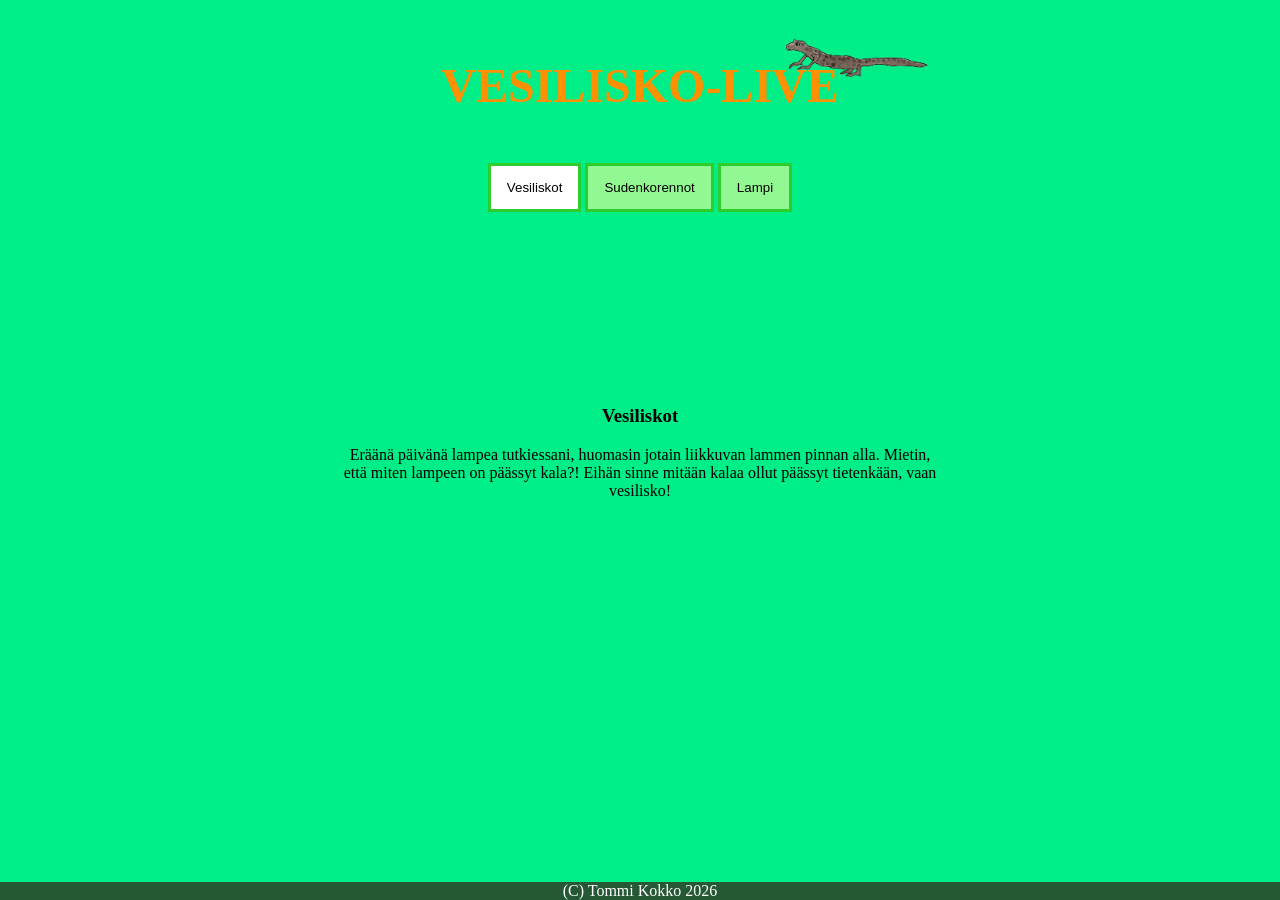
<file: index.html>
<html>
  <br>
  <head>
    <link rel="stylesheet" type="text/css" href="style.css">
    <meta name="viewport" content="width=device-width, initial-scale=1.0">
  </head>

<body>
  <center>
<p>
  <div>
      <h1><span>VESILISKO-</span>LI<span class="letter-anchor">V<img src="vesilisko.png" class="anchored-image" alt="decorative"></span>E</h1>
  </div>
</p>
 <br>
   <div class="tab">
     <button id ="default" class="tablinks" onclick="openTab(event, 'Vesiliskot')">Vesiliskot</button>
     <button class="tablinks" onclick="openTab(event, 'Sudenkorennot')">Sudenkorennot</button>
     <button class="tablinks" onclick="openTab(event, 'Lampi')">Lampi</button>
    </div>
<br>
<div>
  <iframe class = "iframe"
    src="https://www.youtube.com/embed/Crwlhnf5vJ0" 
    title="YouTube video player" 
    frameborder="0" 
    allow="accelerometer; autoplay; clipboard-write; encrypted-media; gyroscope; picture-in-picture" 
    allowfullscreen>
  </iframe>
</div>

<div id="Vesiliskot" class="tabcontent">
  <h3>Vesiliskot</h3>
  <p>Er&auml;&auml;n&auml; p&auml;iv&auml;n&auml; lampea tutkiessani, huomasin jotain liikkuvan lammen pinnan alla. Mietin, ett&auml; miten lampeen on p&auml;&auml;ssyt kala?!
    Eih&auml;n sinne mit&auml;&auml;n kalaa ollut p&auml;&auml;ssyt tietenk&auml;&auml;n, vaan vesilisko!
  </p>
</div>

<div id="Sudenkorennot" class="tabcontent">
  <h3>Sudenkorennot</h3>
  <p>Totesin joskus, ett&auml; lampi alkaa olla valmis, jos sen ymp&auml;rill&auml; py&ouml;rii sudenkorentoja. T&auml;n&auml; vuonna niit&auml; on n&auml;kynyt lentelem&auml;ss&auml; lammen ymp&auml;rill&auml; ja l&ouml;ysimme my&ouml;s kuoriutuneen
    sudenkorennon kuoret.
  </p> 
</div>

<div id="Lampi" class="tabcontent">
  <h3>Lampi</h3>
  <p>Lammen kaivaminen alkoi n. vuonna 2020. Kaivuuty&ouml; hoidettiin lihasvoimin ja pohja vuorattiin kivill&auml; useiden vuosien saatossa. 
    Lammen ekosysteemi muodostui alkuun hitaasti ja lammesta erittyi l&auml;hinn&auml; voimakas m&auml;d&auml;n haju. Pikku hiljaa el&auml;m&auml; kuitenkin voitti ja 
  lampeen alkoi muodostua el&auml;m&auml;&auml;, ensin vesimittareiden ja muiden pinnalla el&auml;vien otusten kautta. Hyttysten toukat olivat n&auml;kyviss&auml; jo ensimm&auml;isist&auml; vuosista
  l&auml;htien. Pienet otukset tietysti houkutteli paikalle isompia ja nyt lammessa on tavattu sudenkorentoja ja jopa vesiliskoja!</p>
</div>
<script>
openDefault();

function openDefault() {
  // Get all elements with class="tabcontent" and hide them
  document.getElementById("Vesiliskot").style.display = "block";
  document.getElementById("default").className  += " active";

}
function openTab(evt, tabName) {
  // Declare all variables
  var i, tabcontent, tablinks;

  // Get all elements with class="tabcontent" and hide them
  tabcontent = document.getElementsByClassName("tabcontent");
  for (i = 0; i < tabcontent.length; i++) {
    tabcontent[i].style.display = "none";
  }

  // Get all elements with class="tablinks" and remove the class "active"
  tablinks = document.getElementsByClassName("tablinks");
  for (i = 0; i < tablinks.length; i++) {
    tablinks[i].className = tablinks[i].className.replace(" active", "");
  }

  // Show the current tab, and add an "active" class to the button that opened the tab
  document.getElementById(tabName).style.display = "block";
  evt.currentTarget.className += " active";
} 

</script>
</body>
<div class="footer">(C) Tommi Kokko 2026</div>
</html>
</file>
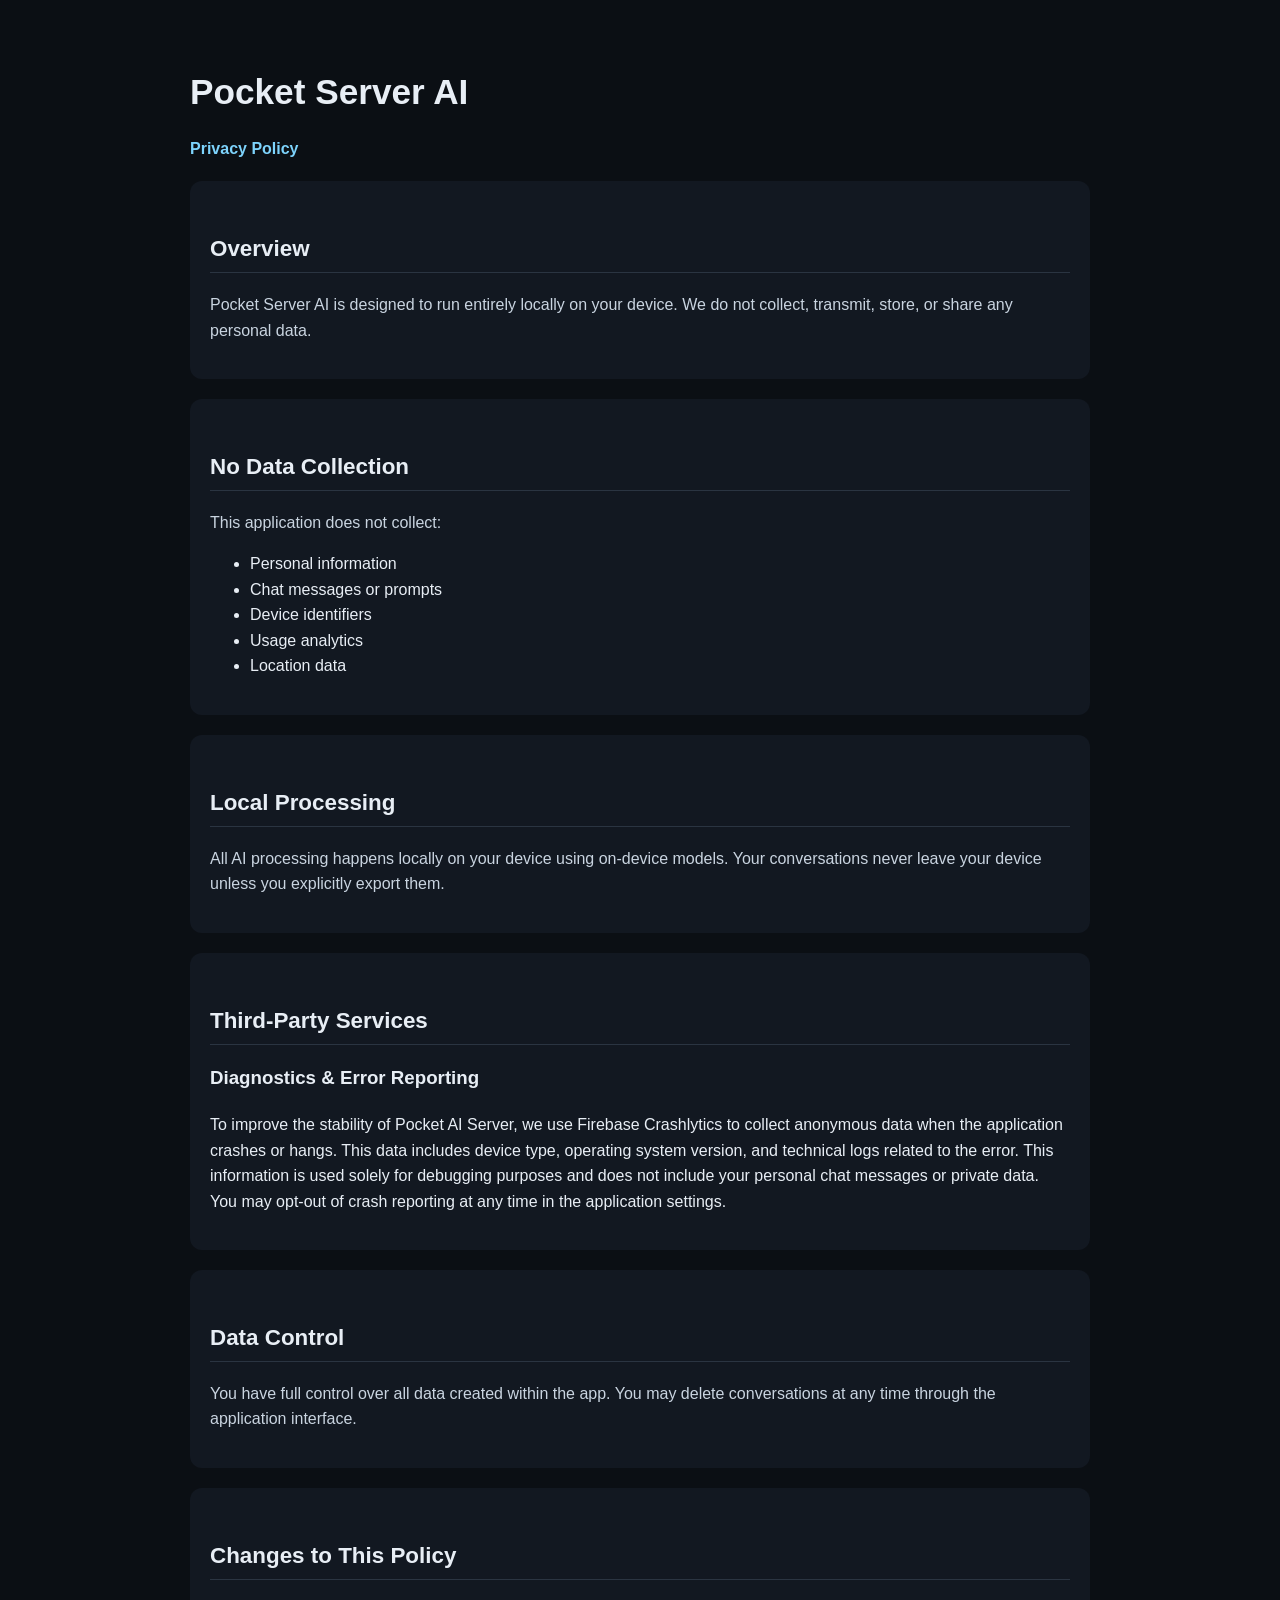
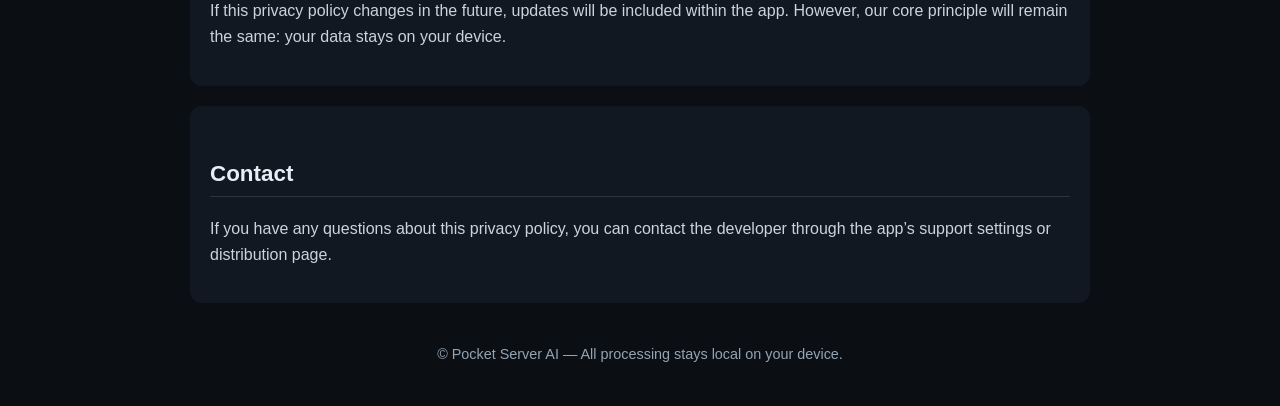
<file: terms.html>
<!DOCTYPE html>
<html lang="en">
<head>
    <meta charset="UTF-8">
    <meta name="viewport" content="width=device-width, initial-scale=1.0">
    <title>Pocket Server AI - Privacy Policy</title>
    <style>
        body {
            font-family: -apple-system, BlinkMacSystemFont, "Segoe UI", Roboto, Arial, sans-serif;
            line-height: 1.6;
            margin: 0;
            padding: 0;
            background: #0b0f14;
            color: #e8eef5;
        }

        .container {
            max-width: 900px;
            margin: 0 auto;
            padding: 40px 20px;
        }

        h1 {
            font-size: 2.2rem;
            margin-bottom: 10px;
        }

        h2 {
            margin-top: 30px;
            font-size: 1.4rem;
            border-bottom: 1px solid #2a3441;
            padding-bottom: 5px;
        }

        p {
            color: #c9d4e0;
        }

        .card {
            background: #121821;
            padding: 20px;
            border-radius: 12px;
            margin-top: 20px;
        }

        .highlight {
            color: #7dd3fc;
            font-weight: 600;
        }

        footer {
            margin-top: 40px;
            font-size: 0.9rem;
            color: #93a4b5;
            text-align: center;
        }
    </style>
</head>

<body>
<div class="container">

    <h1>Pocket Server AI</h1>
    <p class="highlight">Privacy Policy</p>

    <div class="card">
        <h2>Overview</h2>
        <p>
            Pocket Server AI is designed to run entirely locally on your device.
            We do not collect, transmit, store, or share any personal data.
        </p>
    </div>

    <div class="card">
        <h2>No Data Collection</h2>
        <p>
            This application does not collect:
        </p>
        <ul>
            <li>Personal information</li>
            <li>Chat messages or prompts</li>
            <li>Device identifiers</li>
            <li>Usage analytics</li>
            <li>Location data</li>
        </ul>
    </div>

    <div class="card">
        <h2>Local Processing</h2>
        <p>
            All AI processing happens locally on your device using on-device models.
            Your conversations never leave your device unless you explicitly export them.
        </p>
      </div>

    <div class="card">
        <h2>Third-Party Services</h2>
        <p>
            <h3>Diagnostics & Error Reporting</h3> 
            To improve the stability of Pocket AI Server, 
            we use Firebase Crashlytics to collect anonymous data when the application 
            crashes or hangs. This data includes device type, operating system version,
            and technical logs related to the error. This information is used solely for 
            debugging purposes and does not include your personal chat messages or private data.
            You may opt-out of crash reporting at any time in the application settings.
        </p>
    </div>

    <div class="card">
        <h2>Data Control</h2>
        <p>
            You have full control over all data created within the app.
            You may delete conversations at any time through the application interface.
        </p>
    </div>

    <div class="card">
        <h2>Changes to This Policy</h2>
        <p>
            If this privacy policy changes in the future, updates will be included within the app.
            However, our core principle will remain the same: your data stays on your device.
        </p>
    </div>

    <div class="card">
        <h2>Contact</h2>
        <p>
            If you have any questions about this privacy policy, you can contact the developer
            through the app’s support settings or distribution page.
        </p>
    </div>

    <footer>
        © Pocket Server AI — All processing stays local on your device.
    </footer>

</div>
</body>
</html>
</file>
<file: style.css>
@keyframes expand {
  0% {
    transform: scale(1);
  }
  50% {
    transform:scale(1.05);
  }
  
  100% {
    transform:scale(1);
  }
}

/* Ensure the target letter acts as the coordinate anchor */
.letter-anchor {
  position: relative;
  display: inline-block; /* Allows predictable positioning context */
}

/* Position the image relative to the letter */
.anchored-image {
  position: absolute;
  
  /* Adjust these values to place the image exactly where you want it */
  bottom: 29px;       /* Places the image right above the letter */
  left: 10px;          /* Centers the image horizontally relative to the letter */
  
  /* Prevent the image from breaking text selection or layout */
  pointer-events: none; 
  width: 150px;        /* Set your desired image size */
  height: auto;
}

@keyframes expand-title {
  0% {
    transform: scale(1);
  }
  5% {
    transform: scale(1.05);
  }
  20% {
    transform: scale(1);
  }
}

.title-image {
  animation: expand-title 8s ease-in-out infinite;
}

h1 span {
  display: inline;
}

@media (max-width: 600px) {
  h1 span {
    display: block;
  }
}

h1 {
  font-size: 48px;
  text-align: center;
  color: rgb(255, 145, 0);
  animation: expand-title 8s ease-in-out infinite;
  word-break: break-all;
}

body {
    background-color: #00ee88;
}

.tab {
  overflow: hidden;
  justify-content: center;
  align-items: center;
}

.tab button {
  background-color: rgb(146, 249, 146);
  float: center;
  border: none;
  outline: none;
  cursor: pointer;
  padding: 14px 16px;
  transition: 0.3s;
  border-style: solid;
  border-color: rgb(44, 205, 44);
}

iframe {
    display: block;
    max-width: 600px;
    height: auto;
    aspect-ratio: 16 / 9;
    margin: 0 auto;
}

.tab button:hover {
  background-color: #ddd;
  animation: expand 0.5s ease-in-out;
}


.tab button.active {
  background-color: #ffffff;
}

.tabcontent {
  display: none;
  padding: 6px 12px 52px 12px;
  border-top: none;
  max-width: 600px;
}

.footer {
  position: fixed;
  left: 0;
  bottom: 0;
  width: 100%;
  background-color: rgb(37, 88, 52);
  color: white;
  text-align: center;
}
</file>
